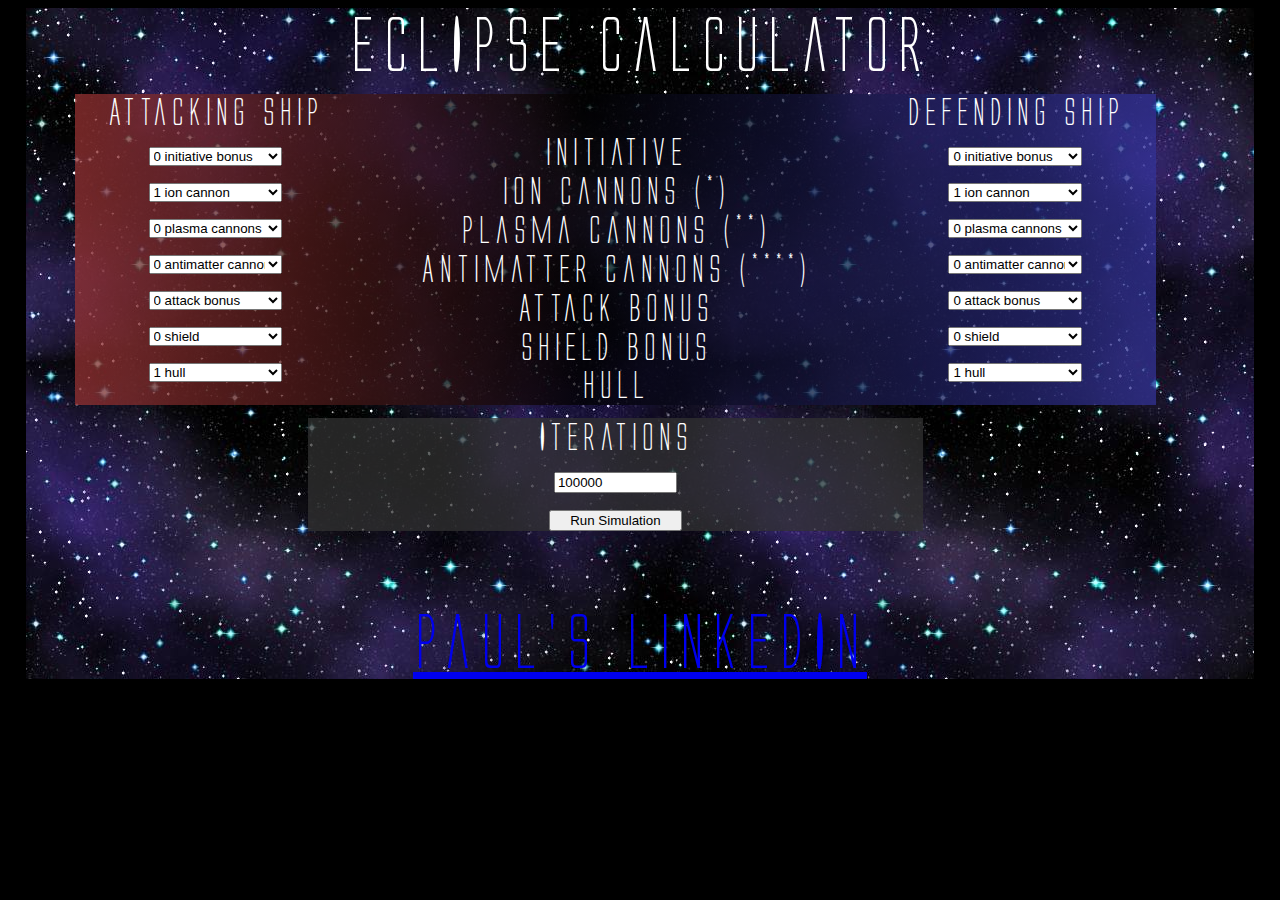
<file: eclipse/index.html>
<!DOCTYPE html>
<html>
<head>
<title>Eclipse Calculator</title>
<link rel="stylesheet" href="css/animations.css">
</head>

<style>
@font-face {
	font-family:alienleague;
	src: url('fonts/alienleague.ttf');
	}
	
body{
	width:96%;
	margin-left:2%;
	margin-right:2%;
	background-color: black;
	text-align: center;
	color: white;
	font-size:450%;
	font-family:alienleague;
	}

.c_button {
	width: 10em;
	}

.h_button_a1 {
	width: 5em;
	display: none;
	}
	
.h_button_a2 {
	width: 5em;
	display: none;
	}
	
.h_button_a3 {
	width: 5em;
	display: none;
	}
	
.h_button_d1 {
	width: 5em;
	display: none;
	}
	
.h_button_d2 {
	width: 5em;
	display: none;
	}
	
.h_button_d3 {
	width: 5em;
	display: none;
	}
	
.container {
	width: 88%;
	margin-left:4%;
	margin-right:4%;
	margin-top:1%;
	position:relative;
	text-align: center;
	font-size:50%;
	line-height:108%;
	
	background: -moz-linear-gradient(left,  rgba(150,50,50,0.75) 0%, rgba(0,0,0,0.75) 47%, rgba(50,50,150,0.75) 100%); /* FF3.6+ */
	
	background: -webkit-gradient(linear, left top, right top, color-stop(0%,rgba(150,50,50,0.75)), color-stop(47%,rgba(0,0,0,0.75)), color-stop(100%,rgba(50,50,150,0.75))); /* Chrome,Safari4+ */
	
	background: -webkit-linear-gradient(left,  rgba(150,50,50,0.75) 0%,rgba(0,0,0,0.75) 47%,rgba(50,50,150,0.75) 100%); /* Chrome10+,Safari5.1+ */
	
	background: -o-linear-gradient(left,  rgba(150,50,50,0.75) 0%,rgba(0,0,0,0.75) 47%,rgba(50,50,150,0.75) 100%); /* Opera 11.10+ */
	
	background: -ms-linear-gradient(left,  rgba(150,50,50,0.75) 0%,rgba(0,0,0,0.75) 47%,rgba(50,50,150,0.75) 100%); /* IE10+ */
	
	background: linear-gradient(to right,  rgba(150,50,50,0.75) 0%,rgba(0,0,0,0.75) 47%,rgba(50,50,150,0.75) 100%); /* W3C */
	
	filter: progid:DXImageTransform.Microsoft.gradient( startColorstr='#80963232', endColorstr='#80323296',GradientType=1 ); /* IE6-9 */

}

.attacker {
	position: absolute;
	top: 0%;
	left: 3%;
	text-align: center;
	font-size:100%;
	line-height:100%;
}

.defender {
	position: absolute;
	top: 0%;
	right: 3%;
	text-align: center;
	font-size:100%;
	line-height:100%;
}

.buttons {
	width: 50%;
	margin-left:23%;
	margin-right:23%;
	margin-top:1%;
	position:relative;
	text-align: center;
	font-size:50%;

	background-color: rgba(50,50,50,0.75);
}

</style>

<script src="js/eclipsecalculator.js">
</script>

<body>

<script type="text/javascript">
//alert("Welcome to Paul's Monte Carlo simulator for the board game Eclipse. Select the weapons and upgrades for the attacking and defending ships using the drop down menus.  You can change the number of iterations the simulator will run or keep the default of 100,000, then click Run Simulation.  This is a work in progress and can currently only simulate one ship attacking and defending at a time.");
</script>

<div class="fadeInB">
EclIpse Calculator


<div  class="pullDown15">
<div class="container">
<div>

<div class="fadeIn3">
<br>

initiative
<br>
ion Cannons (*)
<br>
Plasma Cannons (**)
<br>
Antimatter Cannons (****)
<br>

Attack Bonus
<br>
Shield Bonus
<br>
Hull
<br>

<div class="attacker">

Attacking Ship

<br>
<select id="a_init" class="c_button"> 
    <option value=0>0 initiative bonus</option>
    <option value=1>1 initiative bonus</option>
    <option value=2>2 initiative bonus</option>
    <option value=3>3 initiative bonus</option>
    <option value=4>4 initiative bonus</option>
    <option value=5>5 initiative bonus</option>
    <option value=6>6 initiative bonus</option>
</select>

<br>
<select id="a_wep_i" class="c_button"> 
    <option value=0>0 ion cannons</option>
    <option value=1 selected="selected">1 ion cannon</option>
    <option value=2>2 ion cannons</option>
    <option value=3>3 ion cannons</option>
    <option value=4>4 ion cannons</option>
    <option value=5>5 ion cannons</option>
    <option value=6>6 ion cannons</option>
</select>

<br>
<select id="a_wep_p" class="c_button"> 
    <option value=0>0 plasma cannons</option>
    <option value=1>1 plasma cannon</option>
    <option value=2>2 plasma cannons</option>
    <option value=3>3 plasma cannons</option>
    <option value=4>4 plasma cannons</option>
    <option value=5>5 plasma cannons</option>
    <option value=6>6 plasma cannons</option>
</select>

<br>
<select id="a_wep_a" class="c_button"> 
    <option value=0>0 antimatter cannons</option>
    <option value=1>1 antimatter cannon</option>
    <option value=2>2 antimatter cannons</option>
    <option value=3>3 antimatter cannons</option>
    <option value=4>4 antimatter cannons</option>
    <option value=5>5 antimatter cannons</option>
    <option value=6>6 antimatter cannons</option>
</select>

<br>
<select id="a_attack" class="c_button">
	<option value=0>0 attack bonus</option>
    <option value=1>+1 attack bonus</option>
    <option value=2>+2 attack bonus</option>
    <option value=3>+3 attack bonus</option>
    <option value=4>+4 attack bonus</option>
</select>

<br>
<select id="a_shield" class="c_button">
	<option value=0>0 shield</option>
    <option value=-1>-1 shield</option>
    <option value=-2>-2 shield</option>
    <option value=-3>-3 shield</option>
    <option value=-4>-4 shield</option>
</select>

<br>
<select id="a_hull" class="c_button">
    <option value=1>1 hull</option>
    <option value=2>2 hull</option>
    <option value=3>3 hull</option>
    <option value=4>4 hull</option>
    <option value=5>5 hull</option>
    <option value=6>6 hull</option>
    <option value=7>7 hull</option>
    <option value=8>8 hull</option>
    <option value=9>9 hull</option>
    <option value=10>10 hull</option>
</select>

<br>

</div>


<div class="defender">

Defending Ship

<br>

<select id="d_init" class="c_button"> 
    <option value=0>0 initiative bonus</option>
    <option value=1>1 initiative bonus</option>
    <option value=2>2 initiative bonus</option>
    <option value=3>3 initiative bonus</option>
    <option value=4>4 initiative bonus</option>
    <option value=5>5 initiative bonus</option>
    <option value=6>6 initiative bonus</option>
</select>

<br>
<select id="d_wep_i" class="c_button"> 
    <option value=0>0 ion cannons</option>
    <option value=1 selected="selected">1 ion cannon</option>
    <option value=2>2 ion cannons</option>
    <option value=3>3 ion cannons</option>
    <option value=4>4 ion cannons</option>
    <option value=5>5 ion cannons</option>
    <option value=6>6 ion cannons</option>
</select>

<br>
<select id="d_wep_p" class="c_button"> 
    <option value=0>0 plasma cannons</option>
    <option value=1>1 plasma cannon</option>
    <option value=2>2 plasma cannons</option>
    <option value=3>3 plasma cannons</option>
    <option value=4>4 plasma cannons</option>
    <option value=5>5 plasma cannons</option>
    <option value=6>6 plasma cannons</option>
</select>

<br>
<select id="d_wep_a" class="c_button"> 
    <option value=0>0 antimatter cannons</option>
    <option value=1>1 antimatter cannon</option>
    <option value=2>2 antimatter cannons</option>
    <option value=3>3 antimatter cannons</option>
    <option value=4>4 antimatter cannons</option>
    <option value=5>5 antimatter cannons</option>
    <option value=6>6 antimatter cannons</option>
</select>

<br>
<select id="d_attack" class="c_button">
	<option value=0>0 attack bonus</option>
    <option value=1>+1 attack bonus</option>
    <option value=2>+2 attack bonus</option>
    <option value=3>+3 attack bonus</option>
    <option value=4>+4 attack bonus</option>
</select>

<br>
<select id="d_shield" class="c_button">
	<option value=0>0 shield</option>
    <option value=-1>-1 shield</option>
    <option value=-2>-2 shield</option>
    <option value=-3>-3 shield</option>
    <option value=-4>-4 shield</option>
</select>

<br>
<select id="d_hull" class="c_button">
    <option value=1>1 hull</option>
    <option value=2>2 hull</option>
    <option value=3>3 hull</option>
    <option value=4>4 hull</option>
    <option value=5>5 hull</option>
    <option value=6>6 hull</option>
    <option value=7>7 hull</option>
    <option value=8>8 hull</option>
    <option value=9>9 hull</option>
    <option value=10>10 hull</option>
</select>

<br>

</div>

</div>
</div>

</div>

<div  class="pullDown2">
<div class="buttons">
<div class="fadeIn4">
Iterations<br>
<input  id="input_iter" type="number" style="width:115px" value=100000 min=1/><br>

<button onclick="test3()" class="c_button">
Run Simulation
</button>
</div>
</div>
</div>

<div class="fadeIn4">
<br><a href="http://www.linkedin.com/in/paulevy">Paul's LinkedIn</a>
</div>

</div>
</body>

</html>
</file>
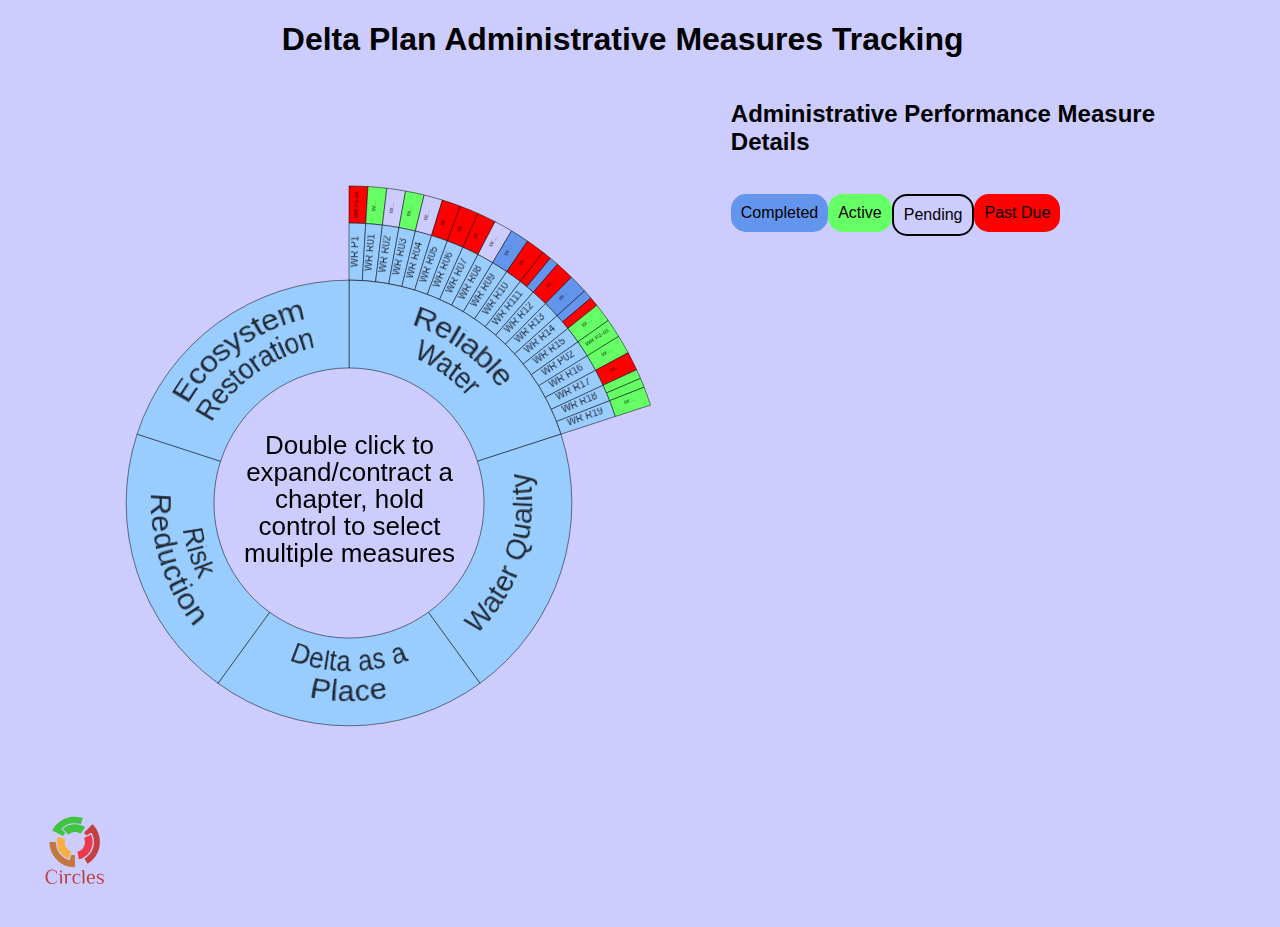
<file: performance/index.html>
<!DOCTYPE html>
<html lang="en">
<head>

	<script src="carrotsearch.circles.js"></script>
	<script src="delta_admin_performance.js"></script>
	
    <style type="text/css"> 
	  body {
		text-align: center;
	    background: linear-gradient(to right, #07537b 0%, #d1edf0 50%, #07537b 100%);
		font-family: Arial, Helvetica, sans-serif;
	  }
	  
      html, body, #container {
		height: 98%;
		width: 98%;
		background: #CCCCFF;
		border-radius: 5px;
		}
		
	  #container {
	    position: relative;
	  }
	  
	  #visualizationcontainer{
	    position: absolute;
		left: 20px;
		right: 45%;
		top: 20px;
		bottom: 20px;

		-left: 0px;
		-right: 0px;
		-top: 0px;
		-bottom: 0px;  
	  }
	  
	  #visualization {
		height: 100%;
		width: 100%
        postion: absolute;
      }
	  
	  #details{
		text-align: left;
		position: absolute;
		left: 60%;
		right: 0;
		top: 0;
		bottom: 0;
	  }
	  
	  .Active{
		background-color: #66FF66;
		border-radius: 15px;
		padding: 10px;
	  }
	  
	  .Completed{
		background-color: #6495ed;
		border-radius: 15px;
		padding: 10px;
	  }
	  
	  .Past_Due{
		background-color: #FF0000;
		border-radius: 15px;
		padding: 10px;
	  }	  
	  
	  .Pending{
		background-color: #CCCCFF;
		border: 2px solid black;
		border-radius: 15px;
		padding: 10px;
	  }
	  

	  
    </style>
</head>

<body>

<h1>Delta Plan Administrative Measures Tracking</h1>
  <div id="container">
	  <div id="visualizationcontainer">
		<div id="visualization"></div>
	  </div>
	  <div id="details"><h2>Administrative Performance Measure Details</h2>
		<br>
			<div id="inner" style="overflow:hidden;width: 400px">
			<div class='Completed' style='float:left'>Completed</div>
			<div class='Active' style='float:left'>Active</div>
			<div class='Pending' style='float:left'>Pending</div>
			<div class='Past_Due' style='float:left'>Past Due</div>
			</div>
		<div id="more_details"></div>		
	  </div>
  </div>


  <script>
		var current_date = new Date().setHours(0,0,0,0);
		var date_dif = (new Date('2/2/2016') - current_date)/(24*60*60*1000);

	
	var customColors = function(opts, params, vars) {
	  console.log("Color decorator callback.", params, vars);
	  if (params.group.type != 'Measure') {
		vars.groupColor = "#99CCFF"
	  } else if (params.group.status == "Completed") {
		vars.groupColor = "#6495ed"
	  } else if ((params.group.status != "Completed" && params.group.due_date <= "12/31/2014") || params.group.status == "Past Due") {
		vars.groupColor = "#FF0000"
	  } else if (params.group.status == "Active") {
		vars.groupColor = "#66FF66"
	  } else if (params.group.status == "Pending") {
		vars.groupColor = "#CCCCFF"
	  } else {
		vars.groupColor = "#99CCFF"
	  };
	  //vars.groupColor = params.group.gcolor;
	  vars.labelColor = "auto";
	};

	
	var padding = 1;
	var fraction = 1 / 100;
	
	window.addEventListener("load", function() {
	  // Call visualization embedding code.
	    if (CarrotSearchCircles.supported) {
		  var circles = new CarrotSearchCircles({
			id: "visualization",
			dataObject: deltaplan_dataobject,
			titleBar: "inscribed",
			  titleBarTextColor: "black",
				titleBarLabelDecorator: function(attrs) {
					if (attrs.hoverGroup && attrs.hoverGroup.type!="Chapter") {
					   attrs.label = attrs.hoverGroup.description;
					} else if (attrs.selectedGroups.length == 1 && attrs.selectedGroups[0].type!="Chapter") {
					   attrs.label = attrs.selectedGroups[0].description;
					} else {
					   attrs.label = "Double click to expand/contract a chapter, hold control to select multiple measures";
					}
				},

			  diameter: function(box) {
				return (Math.min(box.height, box.width) - padding * 2) * (1 - fraction);
			  },

			ringScaling: 0.65,
			angleStart: 270,
			visibleGroupCount: 0,
			groupHoverHierarchy: true,
			zoomedFraction: 0.9,
			rainbowStartColor: "hsla(175, 100%, 50%, 0.7)",
			rainbowEndColor: "hsla(249, 100%, 50%, 0.7)",
			groupColorDecorator: customColors,
			rolloutTime: 0,
			
			onBeforeZoom: function(info) { if (info.group.type != "Chapter") {return false} },
			//onGroupDoubleClick: function(info) {
			//	var groups = circle.get("selection").groups;
			//	if (groups[0].type != "Chapter") {
			//		return false
			//	}
			//};
				
			onGroupSelectionChanged: function(info) {
				var groups = circles.get("selection").groups;
				var group;
				var group_details = "";
				var status_class;

				for (group = 0; group < groups.length; ++group) {
					if ((groups[group].status != "Completed" && groups[group].due_date <= "12/31/2014") || groups[group].status == "Past Due") {
						status_class = "Past_Due"
					  } else if (groups[group].type == "Measure" ) {
						status_class = groups[group].status
					  };
					group_details += "<br><div class='" + status_class + "'><h3>" + groups[group].type + ": <b>" + groups[group].label + "</b></h3><br><b>Description:</b> " + groups[group].description + "<br><br><b>Status:</b> " + groups[group].status + "<br><b>Due Date:</b> " + groups[group].due_date +  "</div><br>";
				};
				document.getElementById("more_details").innerHTML = group_details;
			},
		  });
		  window.addEventListener("resize", function() {
			circles.resize();
			});
		} else {
		  console.log("Visualization not supported.");
		}
		});
	
  </script>
</body>
</html>
</file>
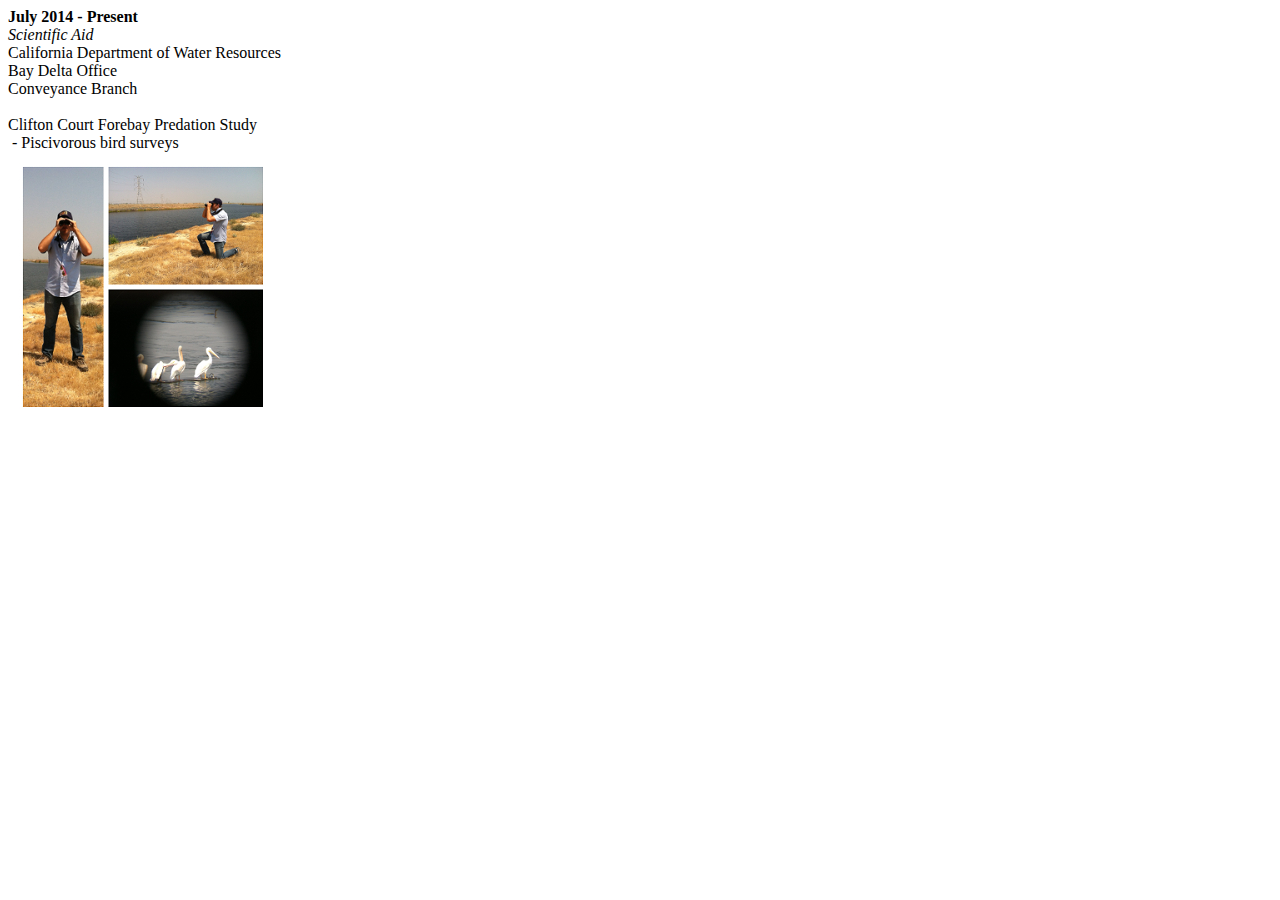
<file: shadowbox_test.html>
<!DOCTYPE html>
<html>
<head>
<title>shadowbox testing</title>

<meta name="viewport" content="width=device-width, initial-scale=0.75, maximum-scale=0.75, user-scalable=no" />

<link rel="stylesheet" href="http://cdn.leafletjs.com/leaflet-0.7.2/leaflet.css" />
<link rel="stylesheet" type="text/css" href="js/shadowbox.css">

<script src="js/arsenic_nitrates_some.js" type="text/javascript"></script>
<script src="http://cdn.leafletjs.com/leaflet-0.7.2/leaflet.js"></script>
<script type="text/javascript" src="js/shadowbox.js"></script>
<script type="text/javascript">
Shadowbox.init();
</script>

<style>

img {
	padding: 10px;
	max-width: 90%;
}

</style>

</head>

<body>


<b>July 2014 - Present</b>
<br><i>Scientific Aid</i>
<br>California Department of Water Resources<br>Bay Delta Office
<br>Conveyance Branch
<br>
<br>Clifton Court Forebay Predation Study
<br>&nbsp;-&nbsp;Piscivorous bird surveys
<br>
<a href='BDO_birding_250.jpg' rel='shadowbox'>
<img src="BDO_birding_250.jpg" onmouseover="this.src='scrap/BDO_birding.jpg'" onmouseout="this.src='BDO_birding_250.jpg'" />
</a>


</body>
</html>
</file>
<file: eclipse/css/animations.css>
/*
==============================================
CSS3 ANIMATION CHEAT SHEET
==============================================

Made by Justin Aguilar

www.justinaguilar.com/animations/

Questions, comments, concerns, love letters:
justin@justinaguilar.com
==============================================
*/

/*
==============================================
slideDown
==============================================
*/


.slideDown{
	animation-name: slideDown;
	-webkit-animation-name: slideDown;	

	animation-duration: 1s;	
	-webkit-animation-duration: 1s;

	animation-timing-function: ease;	
	-webkit-animation-timing-function: ease;	

	visibility: visible !important;						
}

@keyframes slideDown {
	0% {
		transform: translateY(-100%);
	}
	50%{
		transform: translateY(8%);
	}
	65%{
		transform: translateY(-4%);
	}
	80%{
		transform: translateY(4%);
	}
	95%{
		transform: translateY(-2%);
	}			
	100% {
		transform: translateY(0%);
	}		
}

@-webkit-keyframes slideDown {
	0% {
		-webkit-transform: translateY(-100%);
	}
	50%{
		-webkit-transform: translateY(8%);
	}
	65%{
		-webkit-transform: translateY(-4%);
	}
	80%{
		-webkit-transform: translateY(4%);
	}
	95%{
		-webkit-transform: translateY(-2%);
	}			
	100% {
		-webkit-transform: translateY(0%);
	}	
}

/*
==============================================
slideUp
==============================================
*/


.slideUp{
	animation-name: slideUp;
	-webkit-animation-name: slideUp;	

	animation-duration: 1s;	
	-webkit-animation-duration: 1s;

	animation-timing-function: ease;	
	-webkit-animation-timing-function: ease;

	visibility: visible !important;			
}

@keyframes slideUp {
	0% {
		transform: translateY(100%);
	}
	50%{
		transform: translateY(-8%);
	}
	65%{
		transform: translateY(4%);
	}
	80%{
		transform: translateY(-4%);
	}
	95%{
		transform: translateY(2%);
	}			
	100% {
		transform: translateY(0%);
	}	
}

@-webkit-keyframes slideUp {
	0% {
		-webkit-transform: translateY(100%);
	}
	50%{
		-webkit-transform: translateY(-8%);
	}
	65%{
		-webkit-transform: translateY(4%);
	}
	80%{
		-webkit-transform: translateY(-4%);
	}
	95%{
		-webkit-transform: translateY(2%);
	}			
	100% {
		-webkit-transform: translateY(0%);
	}	
}

/*
==============================================
slideLeft
==============================================
*/


.slideLeft{
	animation-name: slideLeft;
	-webkit-animation-name: slideLeft;	

	animation-duration: 1s;	
	-webkit-animation-duration: 1s;

	animation-timing-function: ease-in-out;	
	-webkit-animation-timing-function: ease-in-out;		

	visibility: visible !important;	
}

@keyframes slideLeft {
	0% {
		transform: translateX(150%);
	}
	50%{
		transform: translateX(-8%);
	}
	65%{
		transform: translateX(4%);
	}
	80%{
		transform: translateX(-4%);
	}
	95%{
		transform: translateX(2%);
	}			
	100% {
		transform: translateX(0%);
	}
}

@-webkit-keyframes slideLeft {
	0% {
		-webkit-transform: translateX(150%);
	}
	50%{
		-webkit-transform: translateX(-8%);
	}
	65%{
		-webkit-transform: translateX(4%);
	}
	80%{
		-webkit-transform: translateX(-4%);
	}
	95%{
		-webkit-transform: translateX(2%);
	}			
	100% {
		-webkit-transform: translateX(0%);
	}
}

/*
==============================================
slideRight
==============================================
*/


.slideRight{
	animation-name: slideRight;
	-webkit-animation-name: slideRight;	

	animation-duration: 1s;	
	-webkit-animation-duration: 1s;

	animation-timing-function: ease-in-out;	
	-webkit-animation-timing-function: ease-in-out;		

	visibility: visible !important;	
}

@keyframes slideRight {
	0% {
		transform: translateX(-150%);
	}
	50%{
		transform: translateX(8%);
	}
	65%{
		transform: translateX(-4%);
	}
	80%{
		transform: translateX(4%);
	}
	95%{
		transform: translateX(-2%);
	}			
	100% {
		transform: translateX(0%);
	}	
}

@-webkit-keyframes slideRight {
	0% {
		-webkit-transform: translateX(-150%);
	}
	50%{
		-webkit-transform: translateX(8%);
	}
	65%{
		-webkit-transform: translateX(-4%);
	}
	80%{
		-webkit-transform: translateX(4%);
	}
	95%{
		-webkit-transform: translateX(-2%);
	}			
	100% {
		-webkit-transform: translateX(0%);
	}
}

/*
==============================================
slideExpandUp
==============================================
*/


.slideExpandUp{
	animation-name: slideExpandUp;
	-webkit-animation-name: slideExpandUp;	

	animation-duration: 1.6s;	
	-webkit-animation-duration: 1.6s;

	animation-timing-function: ease-out;	
	-webkit-animation-timing-function: ease -out;

	visibility: visible !important;	
}

@keyframes slideExpandUp {
	0% {
		transform: translateY(100%) scaleX(0.5);
	}
	30%{
		transform: translateY(-8%) scaleX(0.5);
	}	
	40%{
		transform: translateY(2%) scaleX(0.5);
	}
	50%{
		transform: translateY(0%) scaleX(1.1);
	}
	60%{
		transform: translateY(0%) scaleX(0.9);		
	}
	70% {
		transform: translateY(0%) scaleX(1.05);
	}			
	80%{
		transform: translateY(0%) scaleX(0.95);		
	}
	90% {
		transform: translateY(0%) scaleX(1.02);
	}	
	100%{
		transform: translateY(0%) scaleX(1);		
	}
}

@-webkit-keyframes slideExpandUp {
	0% {
		-webkit-transform: translateY(100%) scaleX(0.5);
	}
	30%{
		-webkit-transform: translateY(-8%) scaleX(0.5);
	}	
	40%{
		-webkit-transform: translateY(2%) scaleX(0.5);
	}
	50%{
		-webkit-transform: translateY(0%) scaleX(1.1);
	}
	60%{
		-webkit-transform: translateY(0%) scaleX(0.9);		
	}
	70% {
		-webkit-transform: translateY(0%) scaleX(1.05);
	}			
	80%{
		-webkit-transform: translateY(0%) scaleX(0.95);		
	}
	90% {
		-webkit-transform: translateY(0%) scaleX(1.02);
	}	
	100%{
		-webkit-transform: translateY(0%) scaleX(1);		
	}
}

/*
==============================================
expandUp
==============================================
*/


.expandUp{
	animation-name: expandUp;
	-webkit-animation-name: expandUp;	

	animation-duration: 0.7s;	
	-webkit-animation-duration: 0.7s;

	animation-timing-function: ease;	
	-webkit-animation-timing-function: ease;		

	visibility: visible !important;	
}

@keyframes expandUp {
	0% {
		transform: translateY(100%) scale(0.6) scaleY(0.5);
	}
	60%{
		transform: translateY(-7%) scaleY(1.12);
	}
	75%{
		transform: translateY(3%);
	}	
	100% {
		transform: translateY(0%) scale(1) scaleY(1);
	}	
}

@-webkit-keyframes expandUp {
	0% {
		-webkit-transform: translateY(100%) scale(0.6) scaleY(0.5);
	}
	60%{
		-webkit-transform: translateY(-7%) scaleY(1.12);
	}
	75%{
		-webkit-transform: translateY(3%);
	}	
	100% {
		-webkit-transform: translateY(0%) scale(1) scaleY(1);
	}	
}

/*
==============================================
fadeIn
==============================================
*/

.fadeIn{
	animation-name: fadeIn;
	-webkit-animation-name: fadeIn;	

	animation-duration: 1.5s;	
	-webkit-animation-duration: 1.5s;

	animation-timing-function: ease-in-out;	
	-webkit-animation-timing-function: ease-in-out;		

	visibility: visible !important;	
}

@keyframes fadeIn {
	0% {
		transform: scale(0);
		opacity: 0.0;		
	}
	60% {
		transform: scale(1.1);	
	}
	80% {
		transform: scale(0.9);
		opacity: 1;	
	}	
	100% {
		transform: scale(1);
		opacity: 1;	
	}		
}

@-webkit-keyframes fadeIn {
	0% {
		-webkit-transform: scale(0);
		opacity: 0.0;		
	}
	60% {
		-webkit-transform: scale(1.1);
	}
	80% {
		-webkit-transform: scale(0.9);
		opacity: 1;	
	}	
	100% {
		-webkit-transform: scale(1);
		opacity: 1;	
	}		
}


/*
==============================================
fadeInBackground
==============================================
*/

.fadeInB{
	background-image: url('../images/star_background.jpg');
	-webkit-background-image: url('../images/star_background.jpg');
	animation-name: fadeInB;
	-webkit-animation-name: fadeInB;	

	animation-duration: 2s;	
	-webkit-animation-duration: 2s;

	animation-timing-function: ease-in-out;	
	-webkit-animation-timing-function: ease-in-out;		

	visibility: visible !important;	
	-webkit-visibility: visible !important;	
}

@keyframes fadeInB {
	0% {
		opacity: 0.0;			
	}
	100% {
		opacity: 1;	
	}
}

@-webkit-keyframes fadeInB {
	0% {
		opacity: 0.0;		
	}
	100% {
		opacity: 1;	
	}		
}


/*
==============================================
fadeIn2
==============================================
*/

.fadeIn2{
	animation-name: fadeIn2;
	-webkit-animation-name: fadeIn2;	

	animation-duration: 2.5s;	
	-webkit-animation-duration: 2.5s;

	animation-timing-function: ease-in;	
	-webkit-animation-timing-function: ease-in;		

	visibility: visible !important;	
}

@keyframes fadeIn2 {
	0% {
		opacity: 0.0;		
	}
	100% {
		opacity: 1;	
	}		
}

@-webkit-keyframes fadeIn2 {
	0% {
		opacity: 0.0;		
	}
	100% {
		opacity: 1;	
	}		
}


/*
==============================================
fadeIn3
==============================================
*/

.fadeIn3{
	animation-name: fadeIn3;
	-webkit-animation-name: fadeIn3;	

	animation-duration: 7.5s;	
	-webkit-animation-duration: 7.5s;

	animation-timing-function: ease-in;	
	-webkit-animation-timing-function: ease-in;		

	visibility: visible !important;	
	-webkit-visibility: visible !important;
}

@keyframes fadeIn3 {
	0% {
		opacity: 0.0;	
			}
	66% {
		opacity: 0.0;
	}
	100% {
		opacity: 1;	
	}		
}

@-webkit-keyframes fadeIn3 {
	0% {
		opacity: 0.0;
	}
	66% {
		opacity: 0.0;		
	}
	100% {
		opacity: 1;	
	}		
}

/*
==============================================
fadeIn4
==============================================
*/

.fadeIn4{
	animation-name: fadeIn4;
	-webkit-animation-name: fadeIn4;	

	animation-duration: 9.5s;	
	-webkit-animation-duration: 9.5s;

	animation-timing-function: ease-in;	
	-webkit-animation-timing-function: ease-in;		

	visibility: visible !important;	
}

@keyframes fadeIn4 {
	0% {
		opacity: 0.0;	
			}
	75% {
		opacity: 0.0;
	}
	100% {
		opacity: 1;	
	}		
}

@-webkit-keyframes fadeIn4 {
	0% {
		opacity: 0.0;
	}
	75% {
		opacity: 0.0;		
	}
	100% {
		opacity: 1;	
	}		
}

/*
==============================================
expandOpen
==============================================
*/


.expandOpen{
	animation-name: expandOpen;
	-webkit-animation-name: expandOpen;	

	animation-duration: 1.2s;	
	-webkit-animation-duration: 1.2s;

	animation-timing-function: ease-out;	
	-webkit-animation-timing-function: ease-out;	

	visibility: visible !important;	
}

@keyframes expandOpen {
	0% {
		transform: scale(1.8);		
	}
	50% {
		transform: scale(0.95);
	}	
	80% {
		transform: scale(1.05);
	}
	90% {
		transform: scale(0.98);
	}	
	100% {
		transform: scale(1);
	}			
}

@-webkit-keyframes expandOpen {
	0% {
		-webkit-transform: scale(1.8);		
	}
	50% {
		-webkit-transform: scale(0.95);
	}	
	80% {
		-webkit-transform: scale(1.05);
	}
	90% {
		-webkit-transform: scale(0.98);
	}	
	100% {
		-webkit-transform: scale(1);
	}					
}

/*
==============================================
bigEntrance
==============================================
*/


.bigEntrance{
	animation-name: bigEntrance;
	-webkit-animation-name: bigEntrance;	

	animation-duration: 1.6s;	
	-webkit-animation-duration: 1.6s;

	animation-timing-function: ease-out;	
	-webkit-animation-timing-function: ease-out;	

	visibility: visible !important;			
}

@keyframes bigEntrance {
	0% {
		transform: scale(0.3) rotate(6deg) translateX(-30%) translateY(30%);
		opacity: 0.2;
	}
	30% {
		transform: scale(1.03) rotate(-2deg) translateX(2%) translateY(-2%);		
		opacity: 1;
	}
	45% {
		transform: scale(0.98) rotate(1deg) translateX(0%) translateY(0%);
		opacity: 1;
	}
	60% {
		transform: scale(1.01) rotate(-1deg) translateX(0%) translateY(0%);		
		opacity: 1;
	}	
	75% {
		transform: scale(0.99) rotate(1deg) translateX(0%) translateY(0%);
		opacity: 1;
	}
	90% {
		transform: scale(1.01) rotate(0deg) translateX(0%) translateY(0%);		
		opacity: 1;
	}	
	100% {
		transform: scale(1) rotate(0deg) translateX(0%) translateY(0%);
		opacity: 1;
	}		
}

@-webkit-keyframes bigEntrance {
	0% {
		-webkit-transform: scale(0.3) rotate(6deg) translateX(-30%) translateY(30%);
		opacity: 0.2;
	}
	30% {
		-webkit-transform: scale(1.03) rotate(-2deg) translateX(2%) translateY(-2%);		
		opacity: 1;
	}
	45% {
		-webkit-transform: scale(0.98) rotate(1deg) translateX(0%) translateY(0%);
		opacity: 1;
	}
	60% {
		-webkit-transform: scale(1.01) rotate(-1deg) translateX(0%) translateY(0%);		
		opacity: 1;
	}	
	75% {
		-webkit-transform: scale(0.99) rotate(1deg) translateX(0%) translateY(0%);
		opacity: 1;
	}
	90% {
		-webkit-transform: scale(1.01) rotate(0deg) translateX(0%) translateY(0%);		
		opacity: 1;
	}	
	100% {
		-webkit-transform: scale(1) rotate(0deg) translateX(0%) translateY(0%);
		opacity: 1;
	}				
}

/*
==============================================
hatch
==============================================
*/

.hatch{
	animation-name: hatch;
	-webkit-animation-name: hatch;	

	animation-duration: 2s;	
	-webkit-animation-duration: 2s;

	animation-timing-function: ease-in-out;	
	-webkit-animation-timing-function: ease-in-out;

	transform-origin: 50% 100%;
	-ms-transform-origin: 50% 100%;
	-webkit-transform-origin: 50% 100%; 

	visibility: visible !important;		
}

@keyframes hatch {
	0% {
		transform: rotate(0deg) scaleY(0.6);
	}
	20% {
		transform: rotate(-2deg) scaleY(1.05);
	}
	35% {
		transform: rotate(2deg) scaleY(1);
	}
	50% {
		transform: rotate(-2deg);
	}	
	65% {
		transform: rotate(1deg);
	}	
	80% {
		transform: rotate(-1deg);
	}		
	100% {
		transform: rotate(0deg);
	}									
}

@-webkit-keyframes hatch {
	0% {
		-webkit-transform: rotate(0deg) scaleY(0.6);
	}
	20% {
		-webkit-transform: rotate(-2deg) scaleY(1.05);
	}
	35% {
		-webkit-transform: rotate(2deg) scaleY(1);
	}
	50% {
		-webkit-transform: rotate(-2deg);
	}	
	65% {
		-webkit-transform: rotate(1deg);
	}	
	80% {
		-webkit-transform: rotate(-1deg);
	}		
	100% {
		-webkit-transform: rotate(0deg);
	}		
}


/*
==============================================
bounce
==============================================
*/


.bounce{
	animation-name: bounce;
	-webkit-animation-name: bounce;	

	animation-duration: 1.6s;	
	-webkit-animation-duration: 1.6s;

	animation-timing-function: ease;	
	-webkit-animation-timing-function: ease;	
	
	transform-origin: 50% 100%;
	-ms-transform-origin: 50% 100%;
	-webkit-transform-origin: 50% 100%; 	
}

@keyframes bounce {
	0% {
		transform: translateY(0%) scaleY(0.6);
	}
	60%{
		transform: translateY(-100%) scaleY(1.1);
	}
	70%{
		transform: translateY(0%) scaleY(0.95) scaleX(1.05);
	}
	80%{
		transform: translateY(0%) scaleY(1.05) scaleX(1);
	}	
	90%{
		transform: translateY(0%) scaleY(0.95) scaleX(1);
	}				
	100%{
		transform: translateY(0%) scaleY(1) scaleX(1);
	}	
}

@-webkit-keyframes bounce {
	0% {
		-webkit-transform: translateY(0%) scaleY(0.6);
	}
	60%{
		-webkit-transform: translateY(-100%) scaleY(1.1);
	}
	70%{
		-webkit-transform: translateY(0%) scaleY(0.95) scaleX(1.05);
	}
	80%{
		-webkit-transform: translateY(0%) scaleY(1.05) scaleX(1);
	}	
	90%{
		-webkit-transform: translateY(0%) scaleY(0.95) scaleX(1);
	}				
	100%{
		-webkit-transform: translateY(0%) scaleY(1) scaleX(1);
	}		
}


/*
==============================================
pulse
==============================================
*/

.pulse{
	animation-name: pulse;
	-webkit-animation-name: pulse;	

	animation-duration: 1.5s;	
	-webkit-animation-duration: 1.5s;

	animation-iteration-count: infinite;
	-webkit-animation-iteration-count: infinite;
}

@keyframes pulse {
	0% {
		transform: scale(0.9);
		opacity: 0.7;		
	}
	50% {
		transform: scale(1);
		opacity: 1;	
	}	
	100% {
		transform: scale(0.9);
		opacity: 0.7;	
	}			
}

@-webkit-keyframes pulse {
	0% {
		-webkit-transform: scale(0.95);
		opacity: 0.7;		
	}
	50% {
		-webkit-transform: scale(1);
		opacity: 1;	
	}	
	100% {
		-webkit-transform: scale(0.95);
		opacity: 0.7;	
	}			
}

/*
==============================================
floating
==============================================
*/

.floating{
	animation-name: floating;
	-webkit-animation-name: floating;

	animation-duration: 1.5s;	
	-webkit-animation-duration: 1.5s;

	animation-iteration-count: infinite;
	-webkit-animation-iteration-count: infinite;
}

@keyframes floating {
	0% {
		transform: translateY(0%);	
	}
	50% {
		transform: translateY(8%);	
	}	
	100% {
		transform: translateY(0%);
	}			
}

@-webkit-keyframes floating {
	0% {
		-webkit-transform: translateY(0%);	
	}
	50% {
		-webkit-transform: translateY(8%);	
	}	
	100% {
		-webkit-transform: translateY(0%);
	}			
}

/*
==============================================
tossing
==============================================
*/

.tossing{
	animation-name: tossing;
	-webkit-animation-name: tossing;	

	animation-duration: 2.5s;	
	-webkit-animation-duration: 2.5s;

	animation-iteration-count: infinite;
	-webkit-animation-iteration-count: infinite;
}

@keyframes tossing {
	0% {
		transform: rotate(-4deg);	
	}
	50% {
		transform: rotate(4deg);
	}
	100% {
		transform: rotate(-4deg);	
	}						
}

@-webkit-keyframes tossing {
	0% {
		-webkit-transform: rotate(-4deg);	
	}
	50% {
		-webkit-transform: rotate(4deg);
	}
	100% {
		-webkit-transform: rotate(-4deg);	
	}				
}

/*
==============================================
pullUp
==============================================
*/

.pullUp{
	animation-name: pullUp;
	-webkit-animation-name: pullUp;	

	animation-duration: 1.1s;	
	-webkit-animation-duration: 1.1s;

	animation-timing-function: ease-out;	
	-webkit-animation-timing-function: ease-out;	

	transform-origin: 50% 100%;
	-ms-transform-origin: 50% 100%;
	-webkit-transform-origin: 50% 100%; 		
}

@keyframes pullUp {
	0% {
		transform: scaleY(0.1);
	}
	40% {
		transform: scaleY(1.02);
	}
	60% {
		transform: scaleY(0.98);
	}
	80% {
		transform: scaleY(1.01);
	}
	100% {
		transform: scaleY(0.98);
	}				
	80% {
		transform: scaleY(1.01);
	}
	100% {
		transform: scaleY(1);
	}							
}

@-webkit-keyframes pullUp {
	0% {
		-webkit-transform: scaleY(0.1);
	}
	40% {
		-webkit-transform: scaleY(1.02);
	}
	60% {
		-webkit-transform: scaleY(0.98);
	}
	80% {
		-webkit-transform: scaleY(1.01);
	}
	100% {
		-webkit-transform: scaleY(0.98);
	}				
	80% {
		-webkit-transform: scaleY(1.01);
	}
	100% {
		-webkit-transform: scaleY(1);
	}		
}

/*
==============================================
pullDown
==============================================
*/

.pullDown{
	animation-name: pullDown;
	-webkit-animation-name: pullDown;	

	animation-duration: 1.1s;	
	-webkit-animation-duration: 1.1s;

	animation-timing-function: ease-out;	
	-webkit-animation-timing-function: ease-out;	

	transform-origin: 50% 0%;
	-ms-transform-origin: 50% 0%;
	-webkit-transform-origin: 50% 0%; 		
}

@keyframes pullDown {
	0% {
		transform: scaleY(0.1);
	}
	40% {
		transform: scaleY(1.02);
	}
	60% {
		transform: scaleY(0.98);
	}
	80% {
		transform: scaleY(1.01);
	}
	100% {
		transform: scaleY(0.98);
	}				
	80% {
		transform: scaleY(1.01);
	}
	100% {
		transform: scaleY(1);
	}							
}

@-webkit-keyframes pullDown {
	0% {
		-webkit-transform: scaleY(0.1);
	}
	40% {
		-webkit-transform: scaleY(1.02);
	}
	60% {
		-webkit-transform: scaleY(0.98);
	}
	80% {
		-webkit-transform: scaleY(1.01);
	}
	100% {
		-webkit-transform: scaleY(0.98);
	}				
	80% {
		-webkit-transform: scaleY(1.01);
	}
	100% {
		-webkit-transform: scaleY(1);
	}		
}
/*
==============================================
pullDown15
==============================================
*/

.pullDown15{
	animation-name: pullDown15;
	-webkit-animation-name: pullDown15;	

	animation-duration: 5s;	
	-webkit-animation-duration: 5s;

	animation-timing-function: ease-out;	
	-webkit-animation-timing-function: ease-out;	

	transform-origin: 50% 0%;
	-ms-transform-origin: 50% 0%;
	-webkit-transform-origin: 50% 0%; 		
}

@keyframes pullDown15 {
	0% {
		transform: scaleY(0);
	}
	50% {
		transform: scaleY(0);
	}
	100% {
		transform: scaleY(1);
	}							
}

@-webkit-keyframes pullDown15 {
	0% {
		-webkit-transform: scaleY(0);
	}
	50% {
		-webkit-transform: scaleY(0);
	}
	100% {
		-webkit-transform: scaleY(1);
	}		
}

/*
==============================================
pullDown2
==============================================
*/

.pullDown2{
	animation-name: pullDown2;
	-webkit-animation-name: pullDown2;	

	animation-duration: 7.5s;	
	-webkit-animation-duration: 7.5s;

	animation-timing-function: ease-out;	
	-webkit-animation-timing-function: ease-out;	

	transform-origin: 50% 0%;
	-ms-transform-origin: 50% 0%;
	-webkit-transform-origin: 50% 0%; 		
}

@keyframes pullDown2 {
	0% {
		transform: scaleY(0);
	}
	66% {
		transform: scaleY(0);
	}			
	100% {
		transform: scaleY(1);
	}							
}

@-webkit-keyframes pullDown2 {
	0% {
		-webkit-transform: scaleY(0);
	}
	66% {
		-webkit-transform: scaleY(0);
	}
	100% {
		-webkit-transform: scaleY(1);
	}		
}

/*
==============================================
stretchLeft
==============================================
*/

.stretchLeft{
	animation-name: stretchLeft;
	-webkit-animation-name: stretchLeft;	

	animation-duration: 1.5s;	
	-webkit-animation-duration: 1.5s;

	animation-timing-function: ease-out;	
	-webkit-animation-timing-function: ease-out;	

	transform-origin: 100% 0%;
	-ms-transform-origin: 100% 0%;
	-webkit-transform-origin: 100% 0%; 
}

@keyframes stretchLeft {
	0% {
		transform: scaleX(0.3);
	}
	40% {
		transform: scaleX(1.02);
	}
	60% {
		transform: scaleX(0.98);
	}
	80% {
		transform: scaleX(1.01);
	}
	100% {
		transform: scaleX(0.98);
	}				
	80% {
		transform: scaleX(1.01);
	}
	100% {
		transform: scaleX(1);
	}							
}

@-webkit-keyframes stretchLeft {
	0% {
		-webkit-transform: scaleX(0.3);
	}
	40% {
		-webkit-transform: scaleX(1.02);
	}
	60% {
		-webkit-transform: scaleX(0.98);
	}
	80% {
		-webkit-transform: scaleX(1.01);
	}
	100% {
		-webkit-transform: scaleX(0.98);
	}				
	80% {
		-webkit-transform: scaleX(1.01);
	}
	100% {
		-webkit-transform: scaleX(1);
	}		
}

/*
==============================================
stretchRight
==============================================
*/

.stretchRight{
	animation-name: stretchRight;
	-webkit-animation-name: stretchRight;	

	animation-duration: 1.5s;	
	-webkit-animation-duration: 1.5s;

	animation-timing-function: ease-out;	
	-webkit-animation-timing-function: ease-out;	

	transform-origin: 0% 0%;
	-ms-transform-origin: 0% 0%;
	-webkit-transform-origin: 0% 0%; 		
}

@keyframes stretchRight {
	0% {
		transform: scaleX(0.3);
	}
	40% {
		transform: scaleX(1.02);
	}
	60% {
		transform: scaleX(0.98);
	}
	80% {
		transform: scaleX(1.01);
	}
	100% {
		transform: scaleX(0.98);
	}				
	80% {
		transform: scaleX(1.01);
	}
	100% {
		transform: scaleX(1);
	}							
}

@-webkit-keyframes stretchRight {
	0% {
		-webkit-transform: scaleX(0.3);
	}
	40% {
		-webkit-transform: scaleX(1.02);
	}
	60% {
		-webkit-transform: scaleX(0.98);
	}
	80% {
		-webkit-transform: scaleX(1.01);
	}
	100% {
		-webkit-transform: scaleX(0.98);
	}				
	80% {
		-webkit-transform: scaleX(1.01);
	}
	100% {
		-webkit-transform: scaleX(1);
	}		
}


/*
==============================================
stretchRight15
==============================================
*/

.stretchRight15{
	animation-name: stretchRight15;
	-webkit-animation-name: stretchRight15;	

	animation-duration: 3s;	
	-webkit-animation-duration: 3s;

	animation-timing-function: ease-out;	
	-webkit-animation-timing-function: ease-out;	

	transform-origin: 0% 0%;
	-ms-transform-origin: 0% 0%;
	-webkit-transform-origin: 0% 0%; 		
}

@keyframes stretchRight15 {
	0% {
		transform: scaleX(0);
	}
	50% {
		transform: scaleX(0);
	}
	100% {
		transform: scaleX(1);
	}							
}

@-webkit-keyframes stretchRight15 {
	0% {
		-webkit-transform: scaleX(0);
	}
	50% {
		-webkit-transform: scaleX(0);
	}
	100% {
		-webkit-transform: scaleX(1);
	}		
}
</file>
<file: js/shadowbox.css>
#sb-title-inner,#sb-info-inner,#sb-loading-inner,div.sb-message{font-family:"HelveticaNeue-Light","Helvetica Neue",Helvetica,Arial,sans-serif;font-weight:200;color:#fff;}
#sb-container{position:fixed;margin:0;padding:0;top:0;left:0;z-index:999;text-align:left;visibility:hidden;display:none;}
#sb-overlay{position:relative;height:100%;width:100%;}
#sb-wrapper{position:absolute;visibility:hidden;width:100px;}
#sb-wrapper-inner{position:relative;border:1px solid #303030;overflow:hidden;height:100px;}
#sb-body{position:relative;height:100%;}
#sb-body-inner{position:absolute;height:100%;width:100%;}
#sb-player.html{height:100%;overflow:auto;}
#sb-body img{border:none;}
#sb-loading{position:relative;height:100%;}
#sb-loading-inner{position:absolute;font-size:14px;line-height:24px;height:24px;top:50%;margin-top:-12px;width:100%;text-align:center;}
#sb-loading-inner span{background:url(loading.gif) no-repeat;padding-left:34px;display:inline-block;}
#sb-body,#sb-loading{background-color:#060606;}
#sb-title,#sb-info{position:relative;margin:0;padding:0;overflow:hidden;}
#sb-title,#sb-title-inner{height:26px;line-height:26px;}
#sb-title-inner{font-size:16px;}
#sb-info,#sb-info-inner{height:20px;line-height:20px;}
#sb-info-inner{font-size:12px;}
#sb-nav{float:right;height:16px;padding:2px 0;width:45%;}
#sb-nav a{display:block;float:right;height:16px;width:16px;margin-left:3px;cursor:pointer;background-repeat:no-repeat;}
#sb-nav-close{background-image:url(close.png);}
#sb-nav-next{background-image:url(next.png);}
#sb-nav-previous{background-image:url(previous.png);}
#sb-nav-play{background-image:url(play.png);}
#sb-nav-pause{background-image:url(pause.png);}
#sb-counter{float:left;width:45%;}
#sb-counter a{padding:0 4px 0 0;text-decoration:none;cursor:pointer;color:#fff;}
#sb-counter a.sb-counter-current{text-decoration:underline;}
div.sb-message{font-size:12px;padding:10px;text-align:center;}
div.sb-message a:link,div.sb-message a:visited{color:#fff;text-decoration:underline;}
</file>
